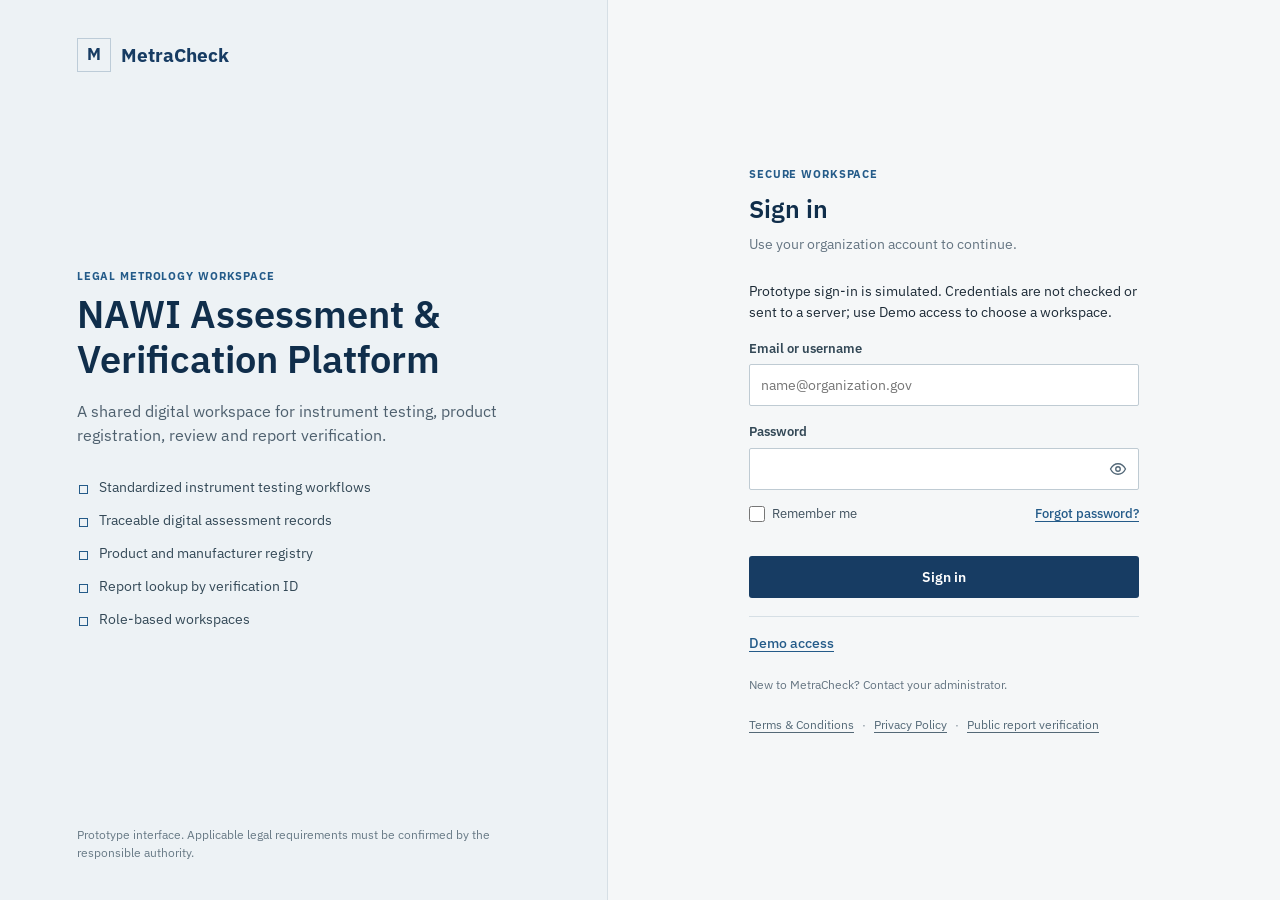
<file: MetraCheck_NAWI_Final/index.html>
<!doctype html>
<html lang="en">
<head>
  <meta charset="utf-8">
  <meta name="viewport" content="width=device-width, initial-scale=1">
  <meta name="theme-color" content="#173c63">
  <title>MetraCheck | NAWI Assessment Platform</title>
  <link rel="preconnect" href="https://fonts.googleapis.com">
  <link rel="preconnect" href="https://fonts.gstatic.com" crossorigin>
  <link href="https://fonts.googleapis.com/css2?family=IBM+Plex+Sans:wght@400;500;600;700&display=swap" rel="stylesheet">
  <link rel="stylesheet" href="css/global.css">
  <link rel="stylesheet" href="css/login.css">
  <script type="module" src="js/auth.js"></script>
</head>
<body class="login-page">
  <main class="login-layout">
    <section class="login-intro" aria-labelledby="brand-title">
      <a class="wordmark" href="index.html" aria-label="MetraCheck home"><span class="wordmark-mark">M</span><span>MetraCheck</span></a>
      <div class="intro-copy">
        <p class="eyebrow">LEGAL METROLOGY WORKSPACE</p>
        <h1 id="brand-title">NAWI Assessment &amp; Verification Platform</h1>
        <p class="intro-description">A shared digital workspace for instrument testing, product registration, review and report verification.</p>
        <ul class="feature-list">
          <li>Standardized instrument testing workflows</li>
          <li>Traceable digital assessment records</li>
          <li>Product and manufacturer registry</li>
          <li>Report lookup by verification ID</li>
          <li>Role-based workspaces</li>
        </ul>
      </div>
      <p class="intro-footnote">Prototype interface. Applicable legal requirements must be confirmed by the responsible authority.</p>
    </section>
    <section class="login-panel" aria-labelledby="login-title">
      <div class="login-form-wrap">
        <p class="eyebrow">SECURE WORKSPACE</p>
        <h2 id="login-title">Sign in</h2>
        <p class="muted">Use your organization account to continue.</p>
        <p class="prototype-note">Prototype sign-in is simulated. Credentials are not checked or sent to a server; use Demo access to choose a workspace.</p>
        <form id="loginForm" novalidate>
          <label for="email">Email or username</label>
          <input id="email" name="email" type="text" autocomplete="username" required placeholder="name@organization.gov" aria-describedby="loginError">
          <label for="password">Password</label>
          <div class="password-wrap">
            <input id="password" name="password" type="password" autocomplete="current-password" required>
            <button class="password-toggle" type="button" data-action="toggle-password" aria-label="Show password" aria-pressed="false" title="Show password"><svg class="icon" aria-hidden="true" viewBox="0 0 24 24"><path d="M2 12s3.6-7 10-7 10 7 10 7-3.6 7-10 7S2 12 2 12Z"/><circle cx="12" cy="12" r="3"/></svg></button>
          </div>
          <div class="login-options"><label class="check-label"><input id="rememberMe" type="checkbox" name="remember"> <span>Remember me</span></label><button class="text-button" type="button" data-action="forgot-password">Forgot password?</button></div>
          <p id="loginError" class="field-error" role="alert" aria-live="polite"></p>
          <button class="button button-primary sign-in-button" type="submit">Sign in</button>
        </form>
        <div class="demo-access">
          <button class="text-button" type="button" data-action="toggle-demo">Demo access</button>
          <form id="demoForm" class="demo-form hidden">
            <label for="demoRole">Open a demo workspace</label>
            <select id="demoRole" name="role">
              <option value="laboratory">Laboratory / Testing Officer</option>
              <option value="manufacturer">Manufacturer / Industry</option>
              <option value="inspector">Inspector / Legal Metrology Officer</option>
              <option value="reviewer">Reviewer</option>
              <option value="admin">Administrator</option>
            </select>
            <button class="button button-secondary" type="submit">Continue to demo</button>
          </form>
        </div>
        <button class="button button-secondary install-app-button" type="button" hidden>Install MetraCheck</button>
        <p class="contact-note">New to MetraCheck? Contact your administrator.</p>
        <footer class="login-footer"><a href="pages/terms.html">Terms &amp; Conditions</a><span aria-hidden="true">·</span><a href="pages/privacy.html">Privacy Policy</a><span aria-hidden="true">·</span><a href="pages/public/verify-report.html">Public report verification</a></footer>
      </div>
    </section>
  </main>
  <div id="toast" class="toast" role="status" aria-live="polite"></div>
</body>
</html>
</file>
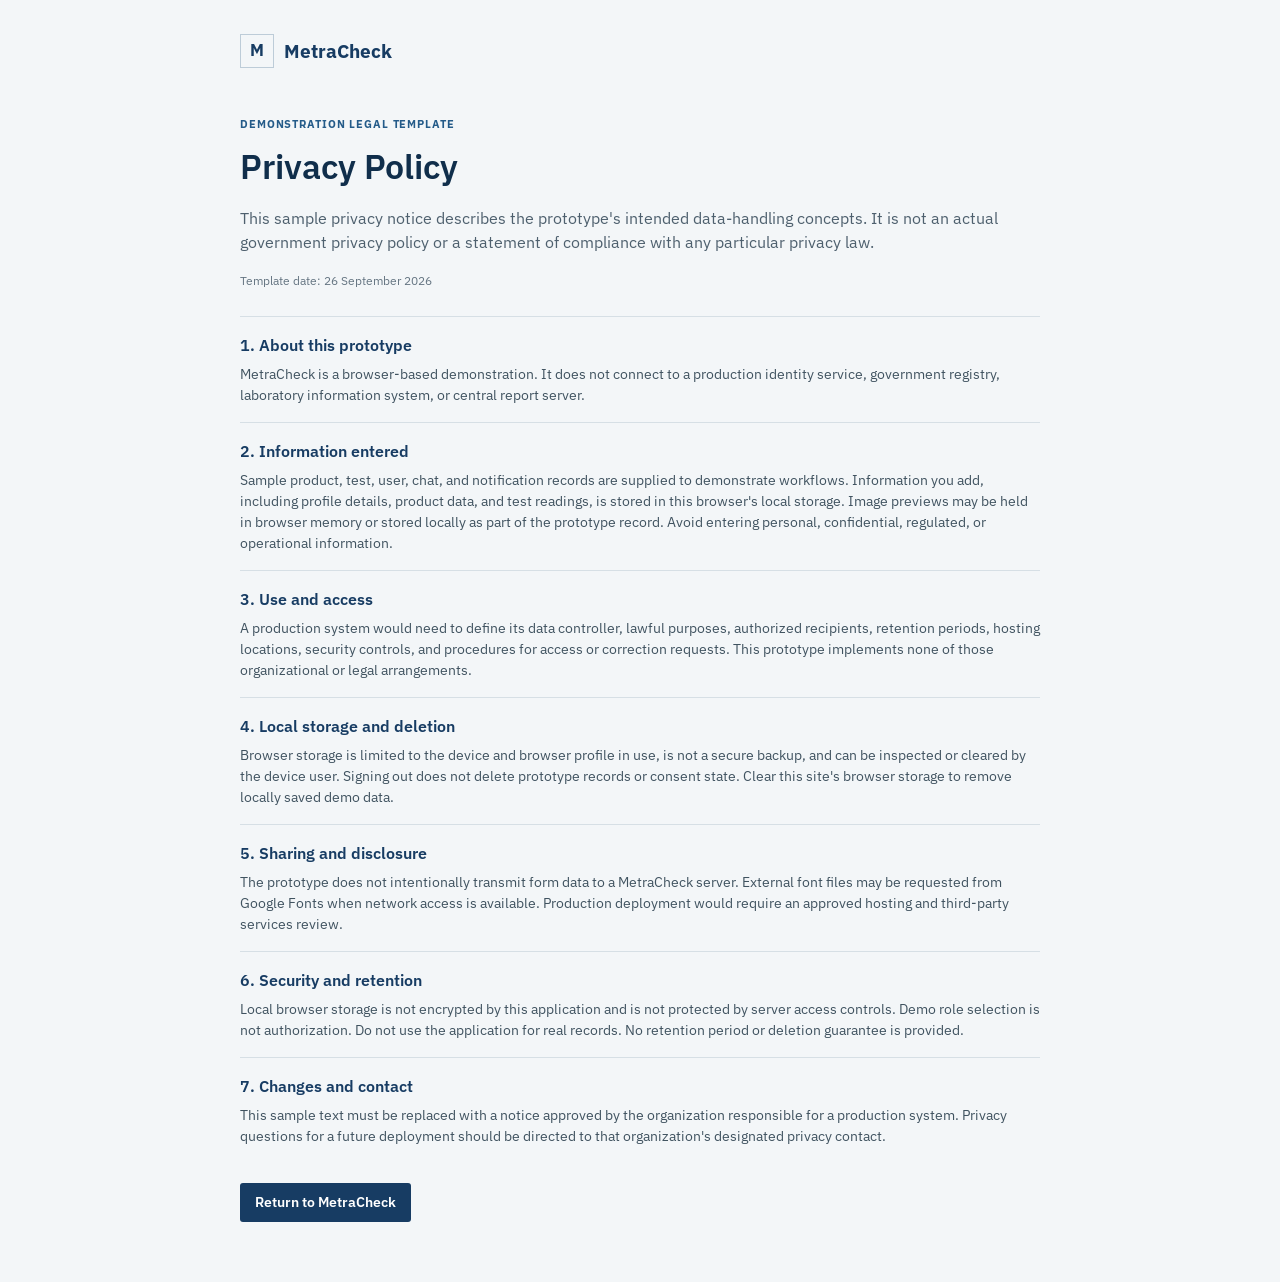
<file: MetraCheck_NAWI_Final/pages/privacy.html>
<!doctype html>
<html lang="en"><head><meta charset="utf-8"><meta name="viewport" content="width=device-width, initial-scale=1"><title>Privacy Policy | MetraCheck</title><link rel="preconnect" href="https://fonts.googleapis.com"><link rel="preconnect" href="https://fonts.gstatic.com" crossorigin><link href="https://fonts.googleapis.com/css2?family=IBM+Plex+Sans:wght@400;500;600;700&display=swap" rel="stylesheet"><link rel="stylesheet" href="../css/global.css"><link rel="stylesheet" href="../css/legal.css"></head><body><main class="legal-page"><a class="wordmark" href="../index.html"><span class="wordmark-mark">M</span><span>MetraCheck</span></a><p class="eyebrow">DEMONSTRATION LEGAL TEMPLATE</p><h1>Privacy Policy</h1><p class="legal-lead">This sample privacy notice describes the prototype's intended data-handling concepts. It is not an actual government privacy policy or a statement of compliance with any particular privacy law.</p><p class="effective-date">Template date: 26 September 2026</p>
<section><h2>1. About this prototype</h2><p>MetraCheck is a browser-based demonstration. It does not connect to a production identity service, government registry, laboratory information system, or central report server.</p></section>
<section><h2>2. Information entered</h2><p>Sample product, test, user, chat, and notification records are supplied to demonstrate workflows. Information you add, including profile details, product data, and test readings, is stored in this browser's local storage. Image previews may be held in browser memory or stored locally as part of the prototype record. Avoid entering personal, confidential, regulated, or operational information.</p></section>
<section><h2>3. Use and access</h2><p>A production system would need to define its data controller, lawful purposes, authorized recipients, retention periods, hosting locations, security controls, and procedures for access or correction requests. This prototype implements none of those organizational or legal arrangements.</p></section>
<section><h2>4. Local storage and deletion</h2><p>Browser storage is limited to the device and browser profile in use, is not a secure backup, and can be inspected or cleared by the device user. Signing out does not delete prototype records or consent state. Clear this site's browser storage to remove locally saved demo data.</p></section>
<section><h2>5. Sharing and disclosure</h2><p>The prototype does not intentionally transmit form data to a MetraCheck server. External font files may be requested from Google Fonts when network access is available. Production deployment would require an approved hosting and third-party services review.</p></section>
<section><h2>6. Security and retention</h2><p>Local browser storage is not encrypted by this application and is not protected by server access controls. Demo role selection is not authorization. Do not use the application for real records. No retention period or deletion guarantee is provided.</p></section>
<section><h2>7. Changes and contact</h2><p>This sample text must be replaced with a notice approved by the organization responsible for a production system. Privacy questions for a future deployment should be directed to that organization's designated privacy contact.</p></section>
<a class="button button-primary" href="../index.html">Return to MetraCheck</a></main></body></html>
</file>
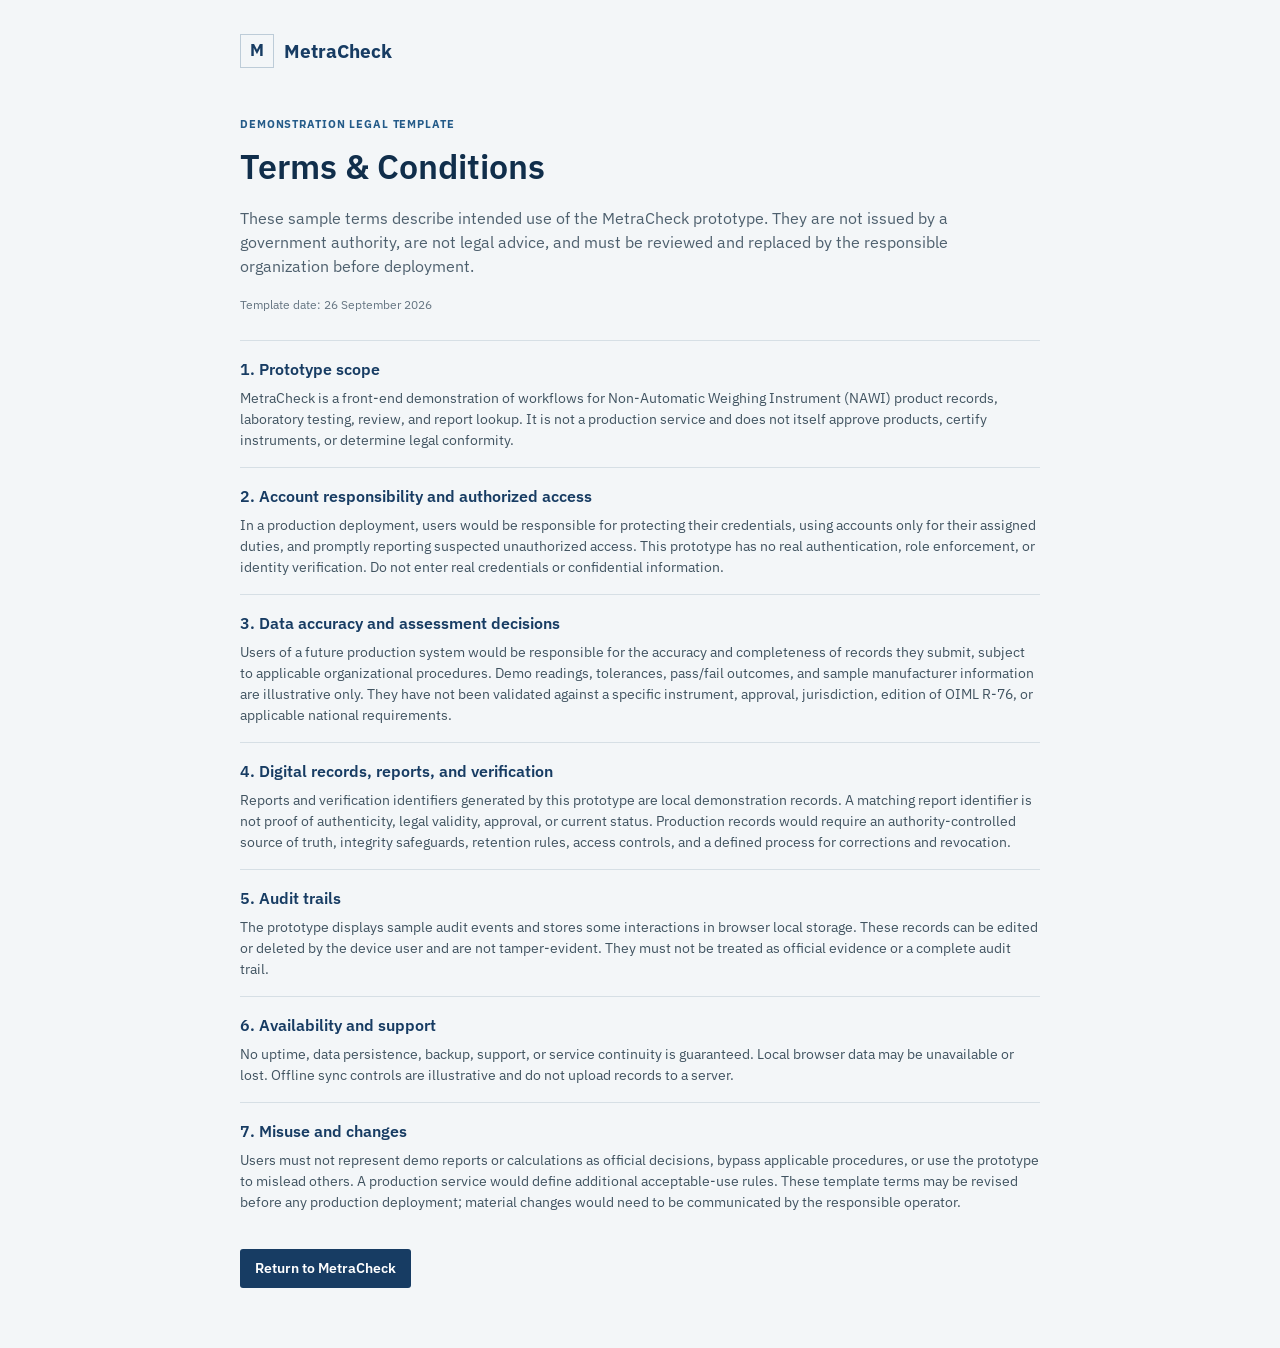
<file: MetraCheck_NAWI_Final/pages/terms.html>
<!doctype html>
<html lang="en"><head><meta charset="utf-8"><meta name="viewport" content="width=device-width, initial-scale=1"><title>Terms &amp; Conditions | MetraCheck</title><link rel="preconnect" href="https://fonts.googleapis.com"><link rel="preconnect" href="https://fonts.gstatic.com" crossorigin><link href="https://fonts.googleapis.com/css2?family=IBM+Plex+Sans:wght@400;500;600;700&display=swap" rel="stylesheet"><link rel="stylesheet" href="../css/global.css"><link rel="stylesheet" href="../css/legal.css"></head><body><main class="legal-page"><a class="wordmark" href="../index.html"><span class="wordmark-mark">M</span><span>MetraCheck</span></a><p class="eyebrow">DEMONSTRATION LEGAL TEMPLATE</p><h1>Terms &amp; Conditions</h1><p class="legal-lead">These sample terms describe intended use of the MetraCheck prototype. They are not issued by a government authority, are not legal advice, and must be reviewed and replaced by the responsible organization before deployment.</p><p class="effective-date">Template date: 26 September 2026</p>
<section><h2>1. Prototype scope</h2><p>MetraCheck is a front-end demonstration of workflows for Non-Automatic Weighing Instrument (NAWI) product records, laboratory testing, review, and report lookup. It is not a production service and does not itself approve products, certify instruments, or determine legal conformity.</p></section>
<section><h2>2. Account responsibility and authorized access</h2><p>In a production deployment, users would be responsible for protecting their credentials, using accounts only for their assigned duties, and promptly reporting suspected unauthorized access. This prototype has no real authentication, role enforcement, or identity verification. Do not enter real credentials or confidential information.</p></section>
<section><h2>3. Data accuracy and assessment decisions</h2><p>Users of a future production system would be responsible for the accuracy and completeness of records they submit, subject to applicable organizational procedures. Demo readings, tolerances, pass/fail outcomes, and sample manufacturer information are illustrative only. They have not been validated against a specific instrument, approval, jurisdiction, edition of OIML R-76, or applicable national requirements.</p></section>
<section><h2>4. Digital records, reports, and verification</h2><p>Reports and verification identifiers generated by this prototype are local demonstration records. A matching report identifier is not proof of authenticity, legal validity, approval, or current status. Production records would require an authority-controlled source of truth, integrity safeguards, retention rules, access controls, and a defined process for corrections and revocation.</p></section>
<section><h2>5. Audit trails</h2><p>The prototype displays sample audit events and stores some interactions in browser local storage. These records can be edited or deleted by the device user and are not tamper-evident. They must not be treated as official evidence or a complete audit trail.</p></section>
<section><h2>6. Availability and support</h2><p>No uptime, data persistence, backup, support, or service continuity is guaranteed. Local browser data may be unavailable or lost. Offline sync controls are illustrative and do not upload records to a server.</p></section>
<section><h2>7. Misuse and changes</h2><p>Users must not represent demo reports or calculations as official decisions, bypass applicable procedures, or use the prototype to mislead others. A production service would define additional acceptable-use rules. These template terms may be revised before any production deployment; material changes would need to be communicated by the responsible operator.</p></section>
<a class="button button-primary" href="../index.html">Return to MetraCheck</a></main></body></html>
</file>
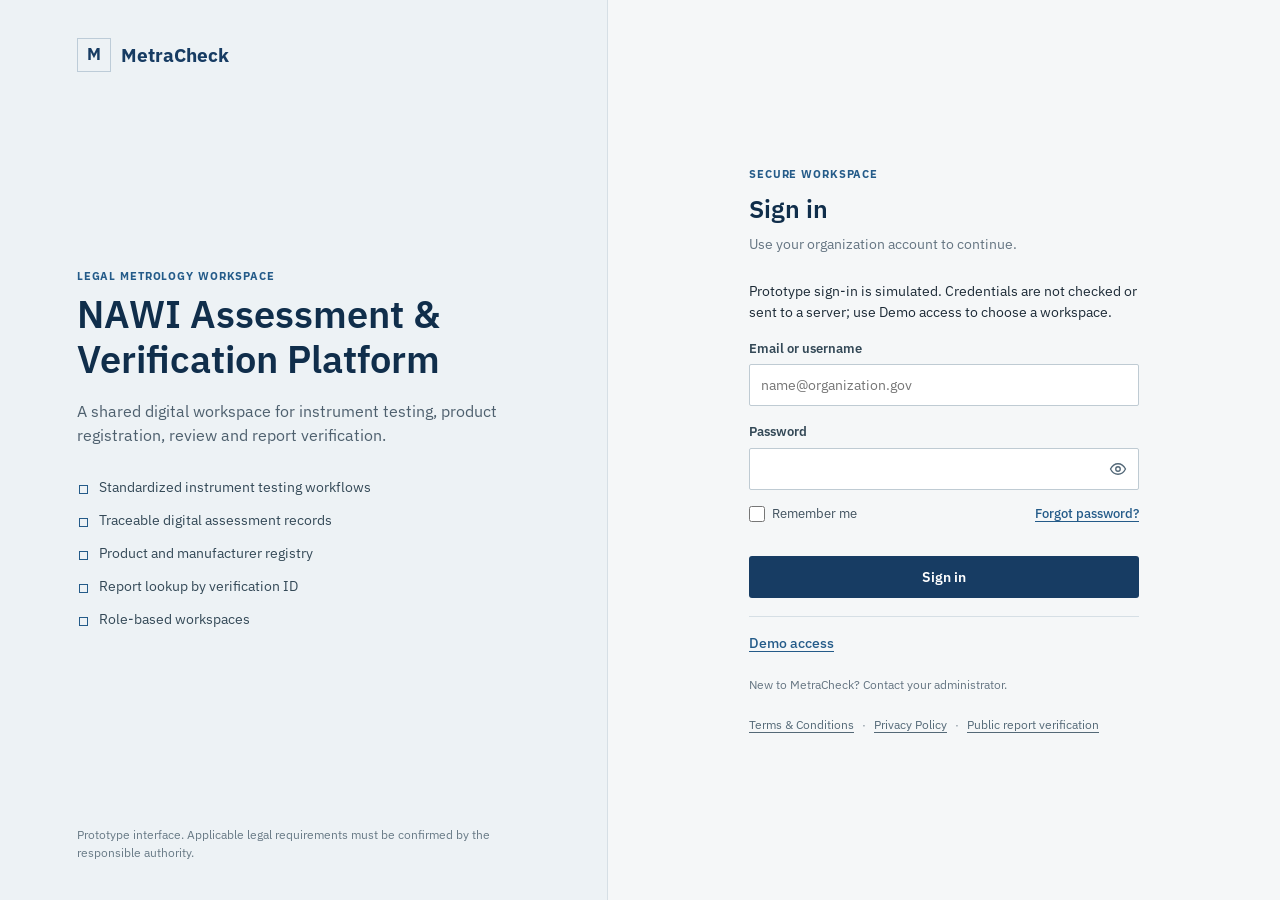
<file: MetraCheck_NAWI_Final/pages/admin/dashboard.html>
<!doctype html>
<html lang="en"><head><meta charset="utf-8"><meta name="viewport" content="width=device-width, initial-scale=1"><meta name="theme-color" content="#173c63"><title>Administrator workspace | MetraCheck</title><link rel="preconnect" href="https://fonts.googleapis.com"><link rel="preconnect" href="https://fonts.gstatic.com" crossorigin><link href="https://fonts.googleapis.com/css2?family=IBM+Plex+Sans:wght@400;500;600;700&display=swap" rel="stylesheet"><link rel="stylesheet" href="../../css/global.css"><link rel="stylesheet" href="../../css/dashboard.css"><script type="module" src="../../js/app.js"></script></head><body data-role="admin"></body></html>
</file>
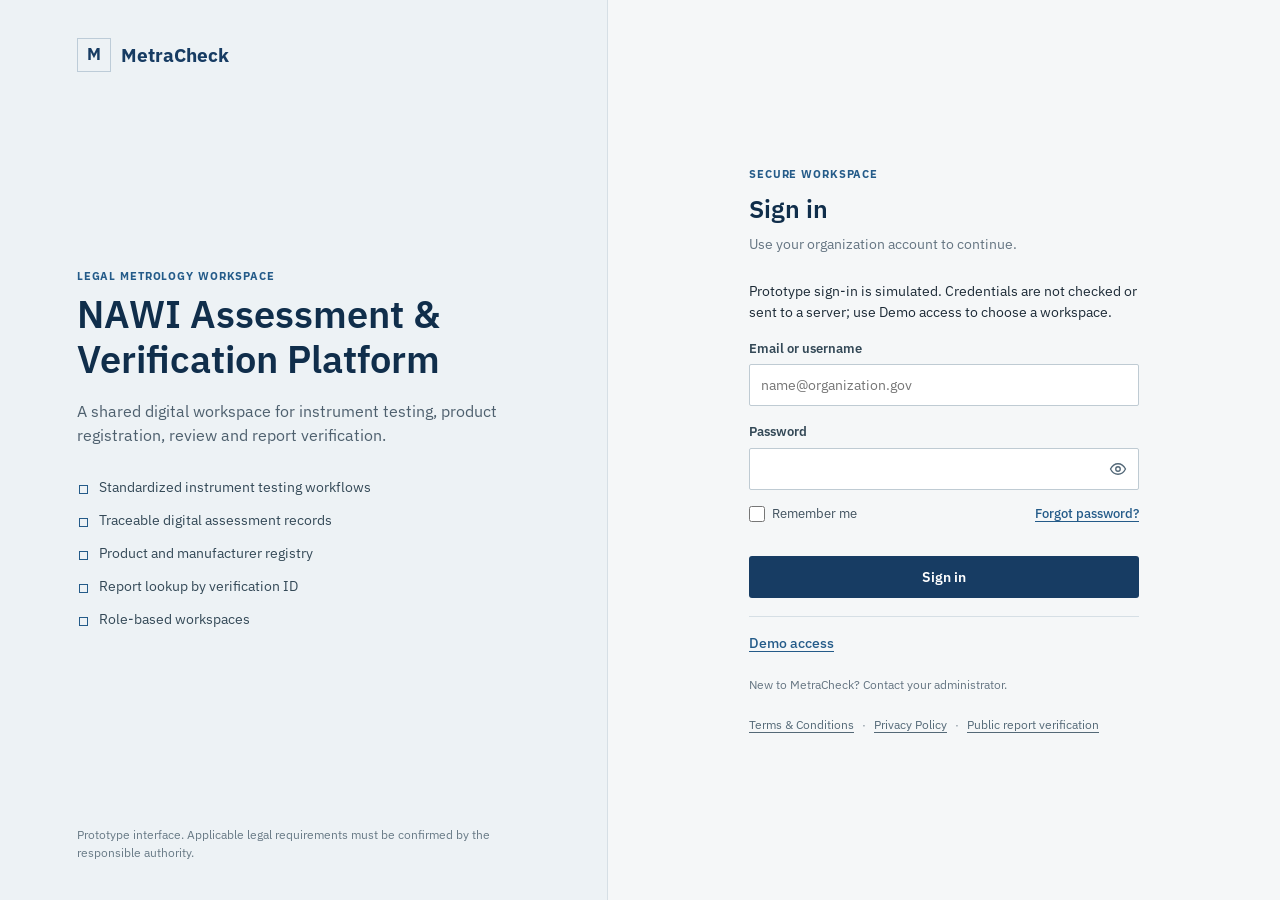
<file: MetraCheck_NAWI_Final/pages/inspector/dashboard.html>
<!doctype html>
<html lang="en"><head><meta charset="utf-8"><meta name="viewport" content="width=device-width, initial-scale=1"><meta name="theme-color" content="#173c63"><title>Inspector workspace | MetraCheck</title><link rel="preconnect" href="https://fonts.googleapis.com"><link rel="preconnect" href="https://fonts.gstatic.com" crossorigin><link href="https://fonts.googleapis.com/css2?family=IBM+Plex+Sans:wght@400;500;600;700&display=swap" rel="stylesheet"><link rel="stylesheet" href="../../css/global.css"><link rel="stylesheet" href="../../css/dashboard.css"><script type="module" src="../../js/app.js"></script></head><body data-role="inspector"></body></html>
</file>
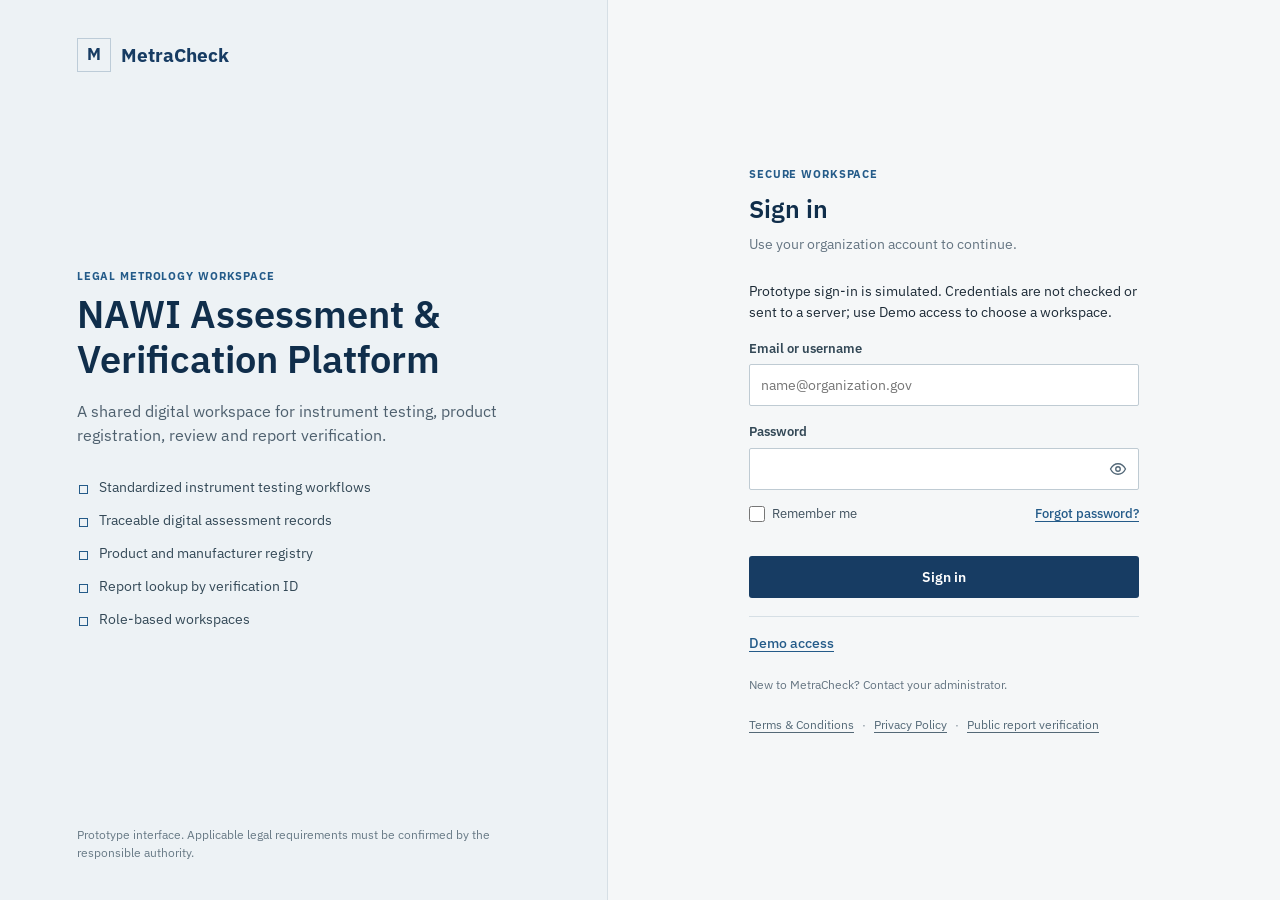
<file: MetraCheck_NAWI_Final/pages/laboratory/dashboard.html>
<!doctype html>
<html lang="en"><head><meta charset="utf-8"><meta name="viewport" content="width=device-width, initial-scale=1"><meta name="theme-color" content="#173c63"><title>Laboratory workspace | MetraCheck</title><link rel="preconnect" href="https://fonts.googleapis.com"><link rel="preconnect" href="https://fonts.gstatic.com" crossorigin><link href="https://fonts.googleapis.com/css2?family=IBM+Plex+Sans:wght@400;500;600;700&display=swap" rel="stylesheet"><link rel="stylesheet" href="../../css/global.css"><link rel="stylesheet" href="../../css/dashboard.css"><script type="module" src="../../js/app.js"></script></head><body data-role="laboratory"></body></html>
</file>
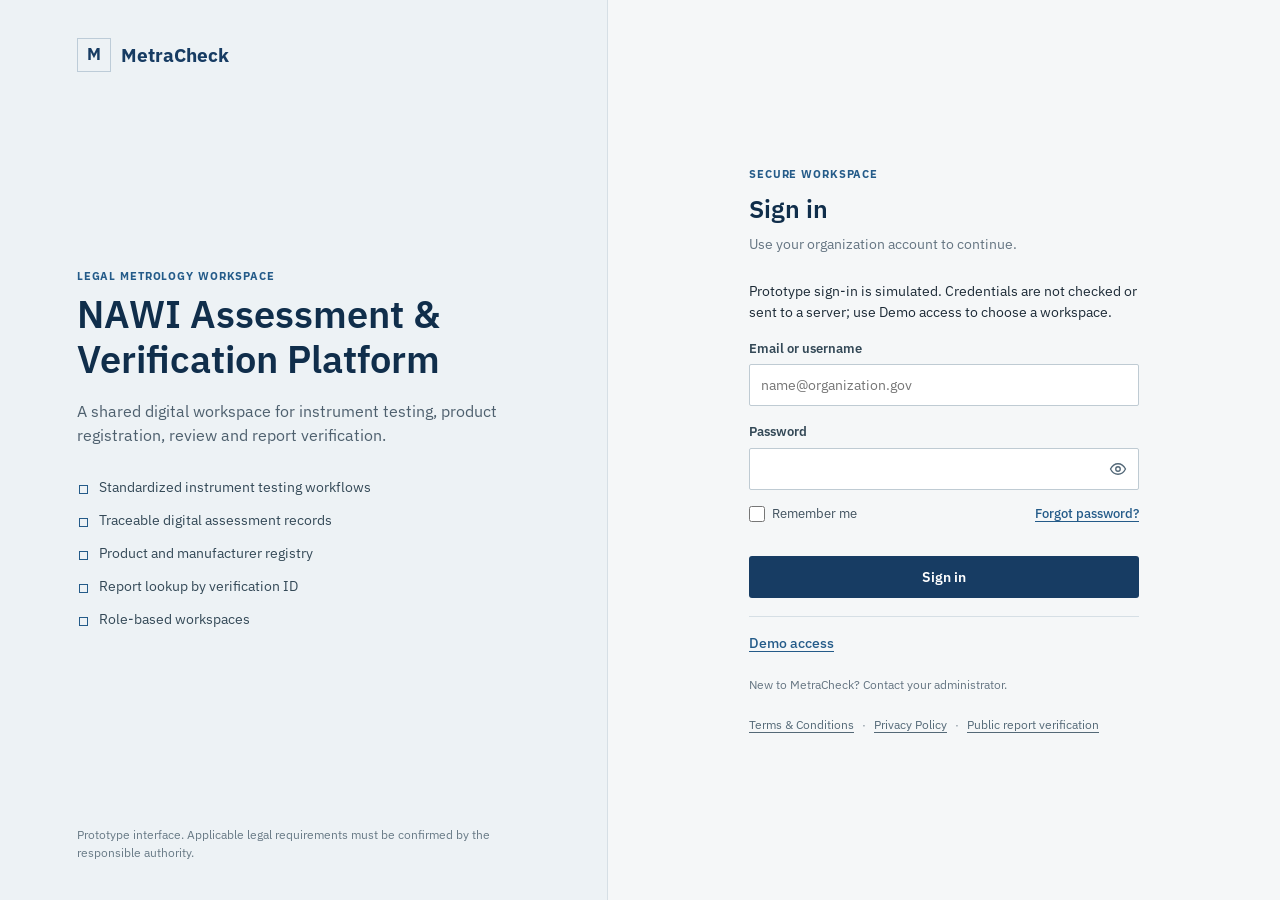
<file: MetraCheck_NAWI_Final/pages/manufacturer/dashboard.html>
<!doctype html>
<html lang="en"><head><meta charset="utf-8"><meta name="viewport" content="width=device-width, initial-scale=1"><meta name="theme-color" content="#173c63"><title>Manufacturer workspace | MetraCheck</title><link rel="preconnect" href="https://fonts.googleapis.com"><link rel="preconnect" href="https://fonts.gstatic.com" crossorigin><link href="https://fonts.googleapis.com/css2?family=IBM+Plex+Sans:wght@400;500;600;700&display=swap" rel="stylesheet"><link rel="stylesheet" href="../../css/global.css"><link rel="stylesheet" href="../../css/dashboard.css"><script type="module" src="../../js/app.js"></script></head><body data-role="manufacturer"></body></html>
</file>
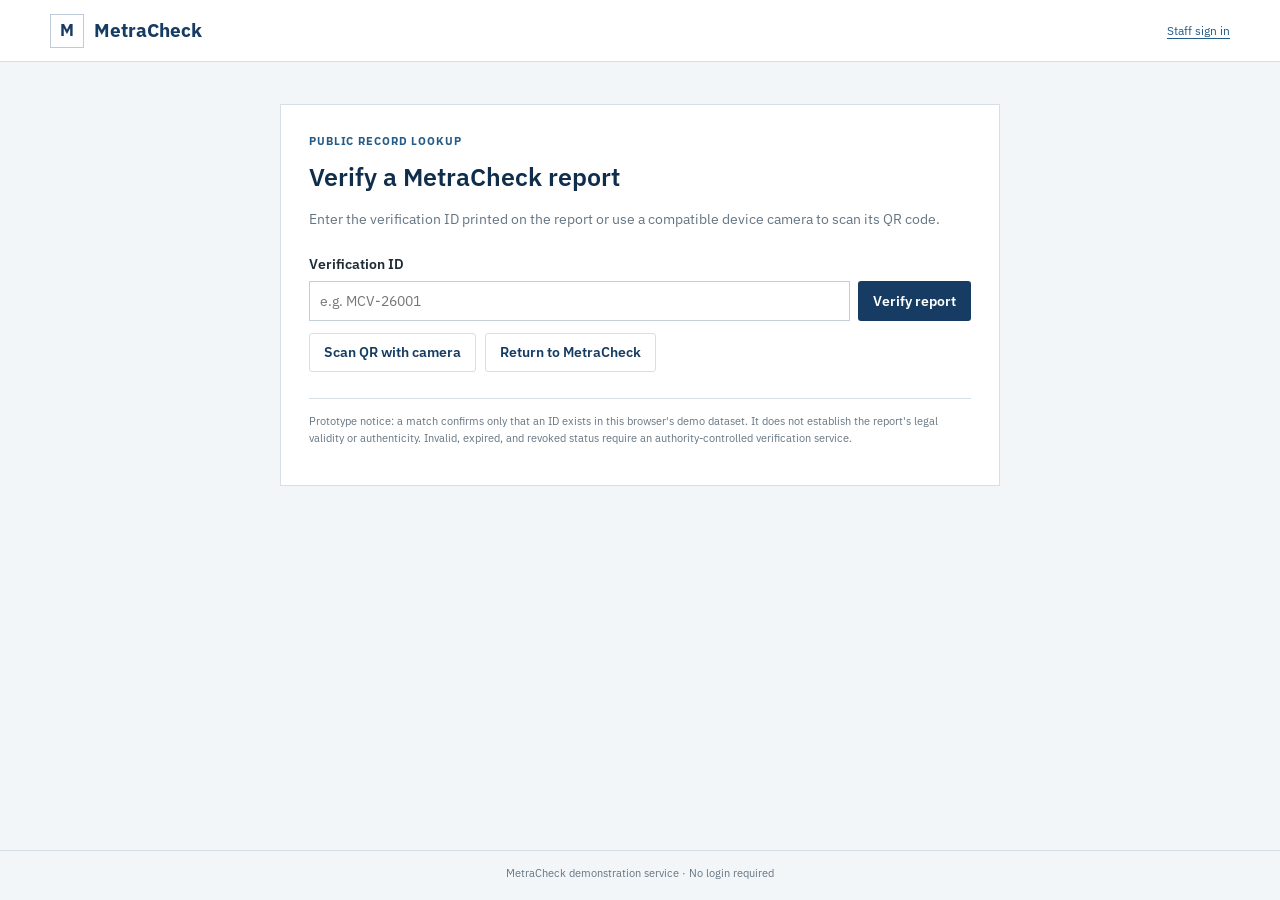
<file: MetraCheck_NAWI_Final/pages/public/verify-report.html>
<!doctype html>
<html lang="en"><head><meta charset="utf-8"><meta name="viewport" content="width=device-width, initial-scale=1"><meta name="theme-color" content="#173c63"><title>Verify a MetraCheck report</title><link rel="preconnect" href="https://fonts.googleapis.com"><link rel="preconnect" href="https://fonts.gstatic.com" crossorigin><link href="https://fonts.googleapis.com/css2?family=IBM+Plex+Sans:wght@400;500;600;700&display=swap" rel="stylesheet"><link rel="stylesheet" href="../../css/global.css"><link rel="stylesheet" href="../../css/dashboard.css"><link rel="stylesheet" href="../../css/public.css"><script type="module" src="../../js/public.js"></script></head><body><header class="public-header"><a class="wordmark" href="../../index.html"><span class="wordmark-mark">M</span><span>MetraCheck</span></a><a href="../../index.html">Staff sign in</a></header><main class="public-main"><section class="public-verify"><p class="eyebrow">PUBLIC RECORD LOOKUP</p><h1>Verify a MetraCheck report</h1><p class="muted">Enter the verification ID printed on the report or use a compatible device camera to scan its QR code.</p><form id="publicVerifyForm" class="verify-form"><label for="publicVerificationId">Verification ID</label><div class="verify-input-row"><input id="publicVerificationId" name="id" required autocomplete="off" placeholder="e.g. MCV-26001"><button class="button button-primary" type="submit">Verify report</button></div></form><div class="public-actions"><button class="button button-secondary" id="scanButton" type="button">Scan QR with camera</button><a class="button button-secondary" href="../../index.html">Return to MetraCheck</a></div><p id="scanStatus" class="muted" aria-live="polite"></p><video id="qrVideo" class="qr-video hidden" muted playsinline aria-label="Camera preview for QR scanning"></video><div id="publicResult" class="verify-result" aria-live="polite"></div><p class="public-caveat">Prototype notice: a match confirms only that an ID exists in this browser's demo dataset. It does not establish the report's legal validity or authenticity. Invalid, expired, and revoked status require an authority-controlled verification service.</p></section></main><footer class="public-footer">MetraCheck demonstration service · No login required</footer></body></html>
</file>
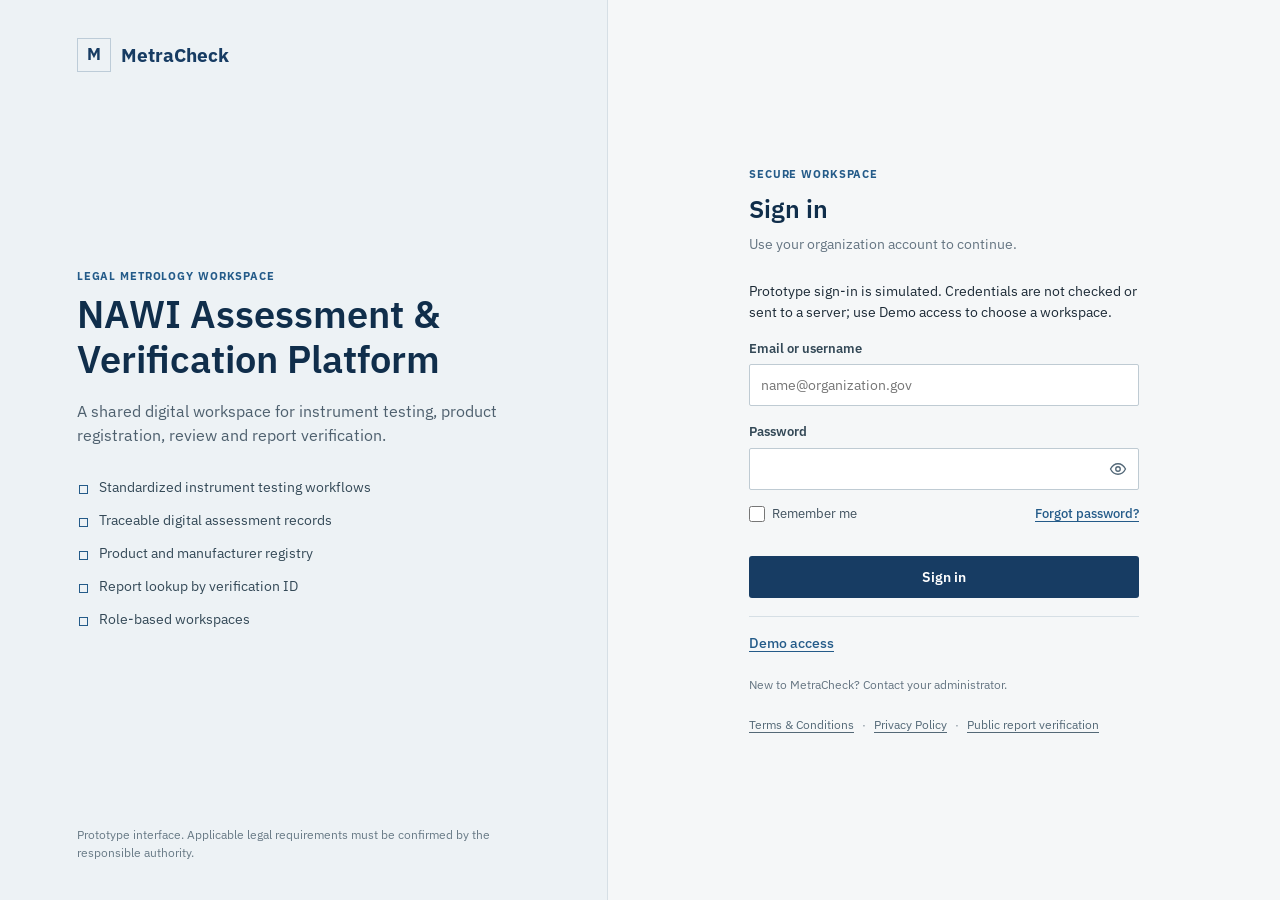
<file: MetraCheck_NAWI_Final/pages/reviewer/dashboard.html>
<!doctype html>
<html lang="en"><head><meta charset="utf-8"><meta name="viewport" content="width=device-width, initial-scale=1"><meta name="theme-color" content="#173c63"><title>Reviewer workspace | MetraCheck</title><link rel="preconnect" href="https://fonts.googleapis.com"><link rel="preconnect" href="https://fonts.gstatic.com" crossorigin><link href="https://fonts.googleapis.com/css2?family=IBM+Plex+Sans:wght@400;500;600;700&display=swap" rel="stylesheet"><link rel="stylesheet" href="../../css/global.css"><link rel="stylesheet" href="../../css/dashboard.css"><script type="module" src="../../js/app.js"></script></head><body data-role="reviewer"></body></html>
</file>
<file: MetraCheck_NAWI_Final/css/global.css>
:root {
  color-scheme: light;
  --navy: #173c63;
  --navy-deep: #102e4b;
  --blue: #245b89;
  --blue-soft: #eaf1f7;
  --page: #f3f6f8;
  --surface: #fff;
  --ink: #1d2b37;
  --muted: #657582;
  --line: #d6dfe5;
  --green: #246a4b;
  --green-soft: #e9f4ed;
  --amber: #805813;
  --amber-soft: #fbf2dc;
  --red: #a63e3e;
  --red-soft: #faeaea;
  --focus: #287db6;
  --shadow: 0 2px 8px rgb(22 44 62 / 7%);
  font-family: "IBM Plex Sans", "Segoe UI", sans-serif;
  font-synthesis: none;
  text-rendering: optimizeLegibility;
  -webkit-font-smoothing: antialiased;
  background: var(--page);
  color: var(--ink);
}
* { box-sizing: border-box; }
body { min-width: 320px; margin: 0; font-size: 14px; line-height: 1.5; }
button, input, select, textarea { color: inherit; font: inherit; }
button, a, input, select, textarea { -webkit-tap-highlight-color: transparent; }
a { color: var(--blue); text-underline-offset: 3px; }
button { cursor: pointer; }
button:focus-visible, a:focus-visible, input:focus-visible, select:focus-visible, textarea:focus-visible { outline: 3px solid rgb(40 125 182 / 28%); outline-offset: 2px; }
.hidden { display: none !important; }
.muted { color: var(--muted); }
.eyebrow { margin: 0 0 8px; color: var(--blue); font-size: 11px; font-weight: 700; letter-spacing: .08em; }
.wordmark { display: inline-flex; align-items: center; gap: 10px; color: var(--navy); font-size: 19px; font-weight: 700; text-decoration: none; }
.wordmark-mark { display: inline-grid; width: 34px; height: 34px; place-items: center; border: 1px solid #bdccd8; color: var(--navy); font-size: 17px; }
.button { display: inline-flex; min-height: 38px; align-items: center; justify-content: center; gap: 8px; padding: 8px 14px; border: 1px solid transparent; border-radius: 3px; font-weight: 600; text-decoration: none; transition: background-color .14s ease, border-color .14s ease; }
.button-primary { background: var(--navy); color: #fff; }
.button-primary:hover { background: var(--navy-deep); }
.button-secondary { border-color: var(--line); background: #fff; color: var(--navy); }
.button-secondary:hover { background: var(--blue-soft); }
.button-quiet { border-color: transparent; background: transparent; color: var(--blue); }
.button-danger { border-color: #e8c5c5; background: var(--red-soft); color: var(--red); }
.install-app-button[hidden] { display: none; }
.text-button { padding: 0; border: 0; background: transparent; color: var(--blue); font-weight: 500; text-decoration: underline; text-underline-offset: 3px; }
.icon { width: 18px; height: 18px; fill: none; stroke: currentColor; stroke-linecap: round; stroke-linejoin: round; stroke-width: 1.8; }
.toast { position: fixed; z-index: 30; right: 20px; bottom: 20px; max-width: min(420px, calc(100vw - 40px)); padding: 12px 16px; border: 1px solid #b8c8d2; border-left: 4px solid var(--blue); background: #fff; box-shadow: var(--shadow); }
.toast:empty { display: none; }
.field-error { min-height: 18px; margin: 4px 0 8px; color: var(--red); font-size: 12px; }
.status { display: inline-flex; min-height: 22px; align-items: center; padding: 2px 8px; border: 1px solid transparent; border-radius: 2px; font-size: 11px; font-weight: 700; white-space: nowrap; }
.status-success { border-color: #c7e0d0; background: var(--green-soft); color: var(--green); }
.status-warning { border-color: #ecdcae; background: var(--amber-soft); color: var(--amber); }
.status-danger { border-color: #eccaca; background: var(--red-soft); color: var(--red); }
.status-neutral { border-color: #d7e0e6; background: #edf1f4; color: #526473; }
.surface { border: 1px solid var(--line); background: var(--surface); box-shadow: var(--shadow); }
.toast:not(:empty) { animation: toast-in .16s ease-out; }
@keyframes toast-in { from { opacity: 0; transform: translateY(5px); } to { opacity: 1; transform: translateY(0); } }
@media (prefers-reduced-motion: reduce) { *, *::before, *::after { scroll-behavior: auto !important; animation-duration: .01ms !important; transition-duration: .01ms !important; } }
</file>
<file: MetraCheck_NAWI_Final/css/login.css>
.login-page { min-height: 100vh; background: #f5f7f8; }
.login-layout { display: grid; min-height: 100vh; grid-template-columns: minmax(340px, .95fr) minmax(430px, 1.05fr); }
.login-intro { display: flex; flex-direction: column; justify-content: space-between; padding: 38px clamp(32px, 6vw, 90px); border-right: 1px solid #d6dfe5; background: #edf2f5; }
.login-intro .wordmark { align-self: flex-start; }
.intro-copy { max-width: 510px; margin: 48px auto; }
.intro-copy h1 { max-width: 460px; margin: 0 0 18px; color: var(--navy-deep); font-size: clamp(29px, 3vw, 39px); font-weight: 600; line-height: 1.16; }
.intro-description { max-width: 460px; margin: 0; color: #4e606e; font-size: 16px; }
.feature-list { display: grid; gap: 12px; margin: 30px 0 0; padding: 0; list-style: none; }
.feature-list li { position: relative; padding-left: 22px; color: #344957; }
.feature-list li::before { position: absolute; top: 8px; left: 2px; width: 7px; height: 7px; border: 1px solid var(--blue); content: ""; }
.intro-footnote { max-width: 420px; margin: 0; color: #687a86; font-size: 12px; }
.login-panel { display: grid; place-items: center; padding: 36px; }
.login-form-wrap { width: min(390px, 100%); }
.login-form-wrap h2 { margin: 0; color: var(--navy-deep); font-size: 25px; font-weight: 600; }
.login-form-wrap > .muted { margin: 6px 0 26px; }
.login-form-wrap form > label, .demo-form label { display: block; margin: 16px 0 6px; color: #344957; font-size: 13px; font-weight: 600; }
.login-form-wrap input:not([type="checkbox"]), .login-form-wrap select { width: 100%; min-height: 42px; padding: 9px 11px; border: 1px solid #bfcbd3; border-radius: 2px; background: #fff; }
.password-wrap { position: relative; }
.password-wrap input { padding-right: 45px !important; }
.password-toggle { position: absolute; top: 0; right: 0; display: grid; width: 42px; height: 42px; place-items: center; border: 0; background: transparent; color: #526777; }
.login-options { display: flex; align-items: center; justify-content: space-between; gap: 12px; margin: 14px 0 5px; }
.check-label { display: inline-flex; align-items: center; gap: 7px; color: #40515e; font-size: 13px; }
.check-label input, .consent-check input { width: 16px; height: 16px; margin: 0; accent-color: var(--navy); }
.login-options .text-button { font-size: 13px; }
.sign-in-button { width: 100%; min-height: 42px; margin-top: 2px; }
.demo-access { margin-top: 18px; padding-top: 16px; border-top: 1px solid var(--line); }
.demo-form { display: grid; gap: 8px; margin-top: 10px; }
.demo-form label { margin-top: 0 !important; }
.contact-note { margin: 22px 0; color: var(--muted); font-size: 12px; }
.login-footer { display: flex; flex-wrap: wrap; gap: 8px; color: #81909a; font-size: 12px; }
.login-footer a { color: #546977; }
@media (max-width: 760px) {
  .login-layout { min-height: 100vh; min-height: 100svh; grid-template-columns: minmax(0, 1fr); }
  .login-intro { min-height: 0; padding: max(18px, env(safe-area-inset-top)) max(20px, env(safe-area-inset-left)) 8px; border: 0; background: transparent; }
  .intro-copy, .intro-footnote { display: none; }
  .login-panel { display: block; padding: 12px max(20px, env(safe-area-inset-right)) max(24px, env(safe-area-inset-bottom)) max(20px, env(safe-area-inset-left)); }
  .login-form-wrap { width: min(420px, 100%); margin: 0 auto; padding: 22px 20px; border: 1px solid var(--line); background: #fff; box-shadow: var(--shadow); }
  .login-form-wrap > .muted { margin-bottom: 16px; }
  .login-form-wrap input:not([type="checkbox"]), .login-form-wrap select { min-height: 48px; font-size: 16px; }
  .password-toggle { width: 48px; height: 48px; }
  .login-options { min-height: 40px; }
  .sign-in-button { min-height: 48px; }
  .demo-access { margin-top: 14px; padding-top: 12px; }
  .contact-note { margin: 16px 0; }
}
@media (max-width: 420px) { .login-options { align-items: flex-start; } }
</file>
<file: MetraCheck_NAWI_Final/css/legal.css>
.legal-page { width: min(800px, calc(100% - 40px)); margin: 0 auto; padding: 34px 0 60px; }
.legal-page .wordmark { margin-bottom: 48px; }
.legal-page h1 { margin: 0; color: var(--navy-deep); font-size: 34px; font-weight: 600; }
.legal-lead { max-width: 760px; margin: 14px 0; color: #4e606e; font-size: 16px; }
.effective-date { margin: 18px 0 26px; color: var(--muted); font-size: 12px; }
.legal-page section { padding: 16px 0; border-top: 1px solid var(--line); }
.legal-page h2 { margin: 0 0 7px; color: var(--navy); font-size: 16px; font-weight: 600; }
.legal-page section p { margin: 0; color: #405360; }
.legal-page > .button { margin-top: 20px; }
@media (max-width: 520px) { .legal-page { width: min(100% - 28px, 800px); padding-top: 22px; } .legal-page .wordmark { margin-bottom: 32px; } .legal-page h1 { font-size: 28px; } .legal-lead { font-size: 14px; } }
</file>
<file: MetraCheck_NAWI_Final/css/dashboard.css>
.app-shell { min-height: 100vh; }
.sidebar { position: fixed; z-index: 10; inset: 0 auto 0 0; display: flex; width: 250px; flex-direction: column; padding: 22px 14px 14px; border-right: 1px solid var(--line); background: #fff; transition: width .16s ease; }
.sidebar > .wordmark { padding: 0 8px; }
.sidebar-role { margin: 22px 8px 11px; color: var(--muted); font-size: 11px; font-weight: 600; }
.sidebar-toggle { position: absolute; top: 22px; right: -13px; display: grid; width: 26px; height: 26px; place-items: center; border: 1px solid var(--line); border-radius: 50%; background: #fff; color: var(--navy); }
.side-nav { display: grid; gap: 3px; }
.nav-link { display: flex; min-height: 38px; align-items: center; gap: 11px; padding: 7px 9px; border: 0; border-left: 3px solid transparent; background: transparent; color: #485b69; text-align: left; }
.nav-link:hover { background: #f4f7f9; color: var(--navy); }
.nav-link.active { border-left-color: var(--navy); background: #edf3f7; color: var(--navy); font-weight: 600; }
.nav-mark { display: inline-grid; width: 21px; height: 21px; flex: 0 0 21px; place-items: center; border: 1px solid #cbd6de; color: #476174; font-size: 11px; font-weight: 600; }
.sidebar-footer { display: grid; gap: 4px; margin-top: auto; padding-top: 12px; border-top: 1px solid var(--line); }
.sidebar-user { display: flex; min-width: 0; align-items: center; gap: 9px; padding: 8px; }
.sidebar-user > span:last-child { display: grid; min-width: 0; }
.sidebar-user b { overflow: hidden; text-overflow: ellipsis; white-space: nowrap; }
.sidebar-user small { overflow: hidden; color: var(--muted); font-size: 10px; text-overflow: ellipsis; white-space: nowrap; }
.avatar { display: grid; width: 42px; height: 42px; flex: 0 0 auto; place-items: center; border: 1px solid #c1d0da; background: #edf2f5; color: var(--navy); font-weight: 600; }
.avatar-small { width: 30px; height: 30px; font-size: 11px; }
.signout-link { color: #7c4c4c; }
.workspace { min-height: 100vh; margin-left: 250px; }
.topbar { position: sticky; z-index: 8; top: 0; display: flex; min-height: 72px; align-items: center; justify-content: space-between; gap: 18px; padding: 12px 30px; border-bottom: 1px solid var(--line); background: rgb(255 255 255 / 96%); }
.topbar-title, .topbar-actions { display: flex; align-items: center; gap: 16px; }
.breadcrumb { margin: 0 0 1px; color: var(--muted); font-size: 11px; }
.breadcrumb span { padding: 0 5px; }
.topbar h1 { margin: 0; color: var(--navy-deep); font-size: 20px; font-weight: 600; }
.icon-button { position: relative; display: grid; width: 36px; height: 36px; place-items: center; border: 1px solid transparent; background: transparent; color: #536977; }
.icon-button:hover { border-color: var(--line); background: #f7f9fa; }
.notification-count { position: absolute; top: 0; right: 0; display: grid; min-width: 17px; height: 17px; place-items: center; border: 1px solid #fff; border-radius: 50%; background: #a63e3e; color: #fff; font-size: 9px; }
.notification-wrap { position: relative; }
.notification-panel { position: absolute; top: 44px; right: -70px; width: min(360px, calc(100vw - 28px)); max-height: 420px; overflow: auto; border: 1px solid var(--line); background: #fff; box-shadow: 0 8px 24px rgb(20 40 55 / 16%); }
.notification-panel h2 { margin: 0; padding: 14px 16px; border-bottom: 1px solid var(--line); font-size: 15px; }
.notification-item { padding: 12px 16px; border-bottom: 1px solid #e8edf0; }
.notification-item p { margin: 7px 0 2px; }
.notification-item small { color: var(--muted); font-size: 11px; }
.help-link { color: var(--muted); font-size: 12px; }
.profile-trigger { display: flex; align-items: center; gap: 8px; padding: 3px 5px; border: 0; background: transparent; font-size: 12px; }
.mobile-menu { display: none; border: 0; background: transparent; font-size: 19px; }
.main-content { width: min(1500px, 100%); min-height: calc(100vh - 120px); margin: 0 auto; padding: 28px 30px 40px; }
.workspace-footer { display: flex; flex-wrap: wrap; gap: 8px 18px; padding: 15px 30px; border-top: 1px solid var(--line); color: var(--muted); font-size: 11px; }
.sidebar-collapsed .sidebar { width: 70px; padding-inline: 9px; }
.sidebar-collapsed .workspace { margin-left: 70px; }
.sidebar-collapsed .brand-name, .sidebar-collapsed .sidebar-role, .sidebar-collapsed .nav-link > span:last-child, .sidebar-collapsed .sidebar-user > span:last-child, .sidebar-collapsed .signout-link > span:last-child, .sidebar-collapsed .profile-link > span:last-child { display: none; }
.sidebar-collapsed .nav-link { justify-content: center; padding-inline: 3px; }
.sidebar-collapsed .nav-mark { width: 27px; height: 27px; flex-basis: 27px; }
.sidebar-collapsed .sidebar-user { justify-content: center; padding-inline: 0; }
.sidebar-collapsed .sidebar-toggle span { transform: rotate(180deg); }
.welcome-line, .page-toolbar, .section-heading { display: flex; align-items: center; justify-content: space-between; gap: 18px; }
.welcome-line { margin-bottom: 24px; }
.welcome-line h2, .page-toolbar h2 { margin: 0; color: var(--navy-deep); font-size: 22px; font-weight: 600; }
.welcome-line p:not(.eyebrow), .page-toolbar p:not(.eyebrow) { margin: 4px 0 0; }
.stat-grid { display: grid; grid-template-columns: repeat(4, minmax(0, 1fr)); border: 1px solid var(--line); background: #fff; }
.stat-grid-6 { grid-template-columns: repeat(3, minmax(0, 1fr)); }
.stat-item { display: grid; min-height: 112px; align-content: center; gap: 3px; padding: 18px 20px; border-right: 1px solid var(--line); border-bottom: 1px solid var(--line); }
.stat-item span { color: #546775; font-size: 12px; }
.stat-item strong { color: var(--navy-deep); font-size: 26px; font-weight: 600; line-height: 1.2; }
.stat-item small { color: var(--muted); font-size: 11px; }
.workflow-strip, .table-section, .quick-links, .attention-panel, .audit-timeline, .profile-section, .sync-actions { border: 1px solid var(--line); background: #fff; }
.workflow-strip { margin-top: 20px; padding: 18px 20px 14px; }
.section-heading { margin-bottom: 14px; }
.section-heading h2, .section-heading h3, .workflow-strip h2 { margin: 0; font-size: 15px; font-weight: 600; }
.section-heading p { margin: 3px 0 0; font-size: 12px; }
.workflow-steps { display: grid; grid-template-columns: repeat(5, 1fr); margin: 18px 0 0; padding: 0; list-style: none; }
.workflow-steps li { position: relative; display: grid; gap: 2px; padding: 0 14px 0 40px; }
.workflow-steps li:not(:last-child)::after { position: absolute; top: 14px; right: -4px; width: 28px; height: 1px; background: #bdccd6; content: ""; }
.workflow-steps li > span { position: absolute; top: 0; left: 0; display: grid; width: 28px; height: 28px; place-items: center; border: 1px solid #b7c7d2; color: var(--navy); font-size: 11px; }
.workflow-steps b { font-size: 12px; }
.workflow-steps small { color: var(--muted); font-size: 11px; }
.dashboard-lower { display: grid; grid-template-columns: minmax(0, 1.7fr) minmax(230px, .8fr); gap: 18px; margin-top: 20px; }
.dashboard-lower .table-section, .attention-panel, .quick-links { padding: 18px; }
.attention-item { padding: 11px 0; border-top: 1px solid #e8edf0; }
.attention-item p { margin: 5px 0 2px; font-size: 12px; }
.attention-item small { color: var(--muted); font-size: 10px; }
.quick-links { margin-top: 18px; }
.quick-link-list { display: flex; flex-wrap: wrap; gap: 8px; }
.page-toolbar { margin-bottom: 20px; }
.page-toolbar h2 { font-size: 21px; }
.filter-bar { display: flex; flex-wrap: wrap; align-items: end; gap: 12px; margin: 18px 0 12px; }
.search-field { flex: 1 1 290px; }
.search-field input, .filter-control select, .filter-control input { min-height: 38px; padding: 8px 10px; border: 1px solid #c5d0d7; border-radius: 2px; background: #fff; }
.search-field input { width: 100%; }
.filter-control { display: grid; gap: 4px; color: var(--muted); font-size: 11px; }
.table-scroll { width: 100%; overflow-x: auto; }
table { width: 100%; border-collapse: collapse; text-align: left; }
th, td { min-width: 90px; padding: 11px 12px; border-bottom: 1px solid #e3e9ed; vertical-align: middle; font-size: 12px; }
th { background: #f5f7f8; color: #4d606e; font-size: 10px; font-weight: 700; text-transform: uppercase; }
tbody tr:hover { background: #f7fafb; }
td b { color: #263b49; }
td small { display: block; margin-top: 2px; color: var(--muted); font-size: 10px; }
.table-action { padding: 4px; border: 0; background: transparent; color: var(--blue); font-size: 11px; font-weight: 600; text-decoration: underline; text-underline-offset: 2px; }
.row-actions { min-width: 110px; white-space: nowrap; }
.empty-state { padding: 32px; color: var(--muted); text-align: center; }
.table-footnote, .form-note { color: var(--muted); font-size: 11px; }
.table-footnote { margin: 12px 14px; }
.product-cell { display: flex; align-items: center; gap: 9px; min-width: 160px; }
.product-thumb { display: grid; width: 34px; height: 34px; flex: 0 0 34px; place-items: center; object-fit: cover; border: 1px solid var(--line); }
.product-placeholder { background: #f0f4f6; color: var(--navy); font-size: 10px; font-weight: 600; }
.sr-only { position: absolute; width: 1px; height: 1px; overflow: hidden; clip: rect(0, 0, 0, 0); white-space: nowrap; clip-path: inset(50%); }
.stepper { display: grid; grid-template-columns: repeat(5, 1fr); margin: 22px 0; padding: 0; border-bottom: 1px solid var(--line); list-style: none; }
.stepper li { display: flex; min-height: 44px; align-items: center; gap: 8px; border-bottom: 2px solid transparent; color: #647683; font-weight: 600; }
.stepper li.current { border-color: var(--navy); color: var(--navy); }
.stepper li span { font-size: 11px; font-weight: 500; }
.test-form, .record-form { padding: 22px; border: 1px solid var(--line); background: #fff; }
.test-step { display: none; }
.test-step.active { display: block; }
.form-section-title { margin-bottom: 18px; }
.form-section-title h3, .audit-timeline h3, .sync-actions h3 { margin: 0; color: var(--navy-deep); font-size: 16px; }
.form-section-title p, .sync-actions p { margin: 4px 0 0; color: var(--muted); font-size: 12px; }
.form-grid { display: grid; grid-template-columns: repeat(2, minmax(0, 1fr)); gap: 15px 18px; }
.form-grid label, .file-field { display: grid; align-content: start; gap: 6px; color: #3f5361; font-size: 12px; font-weight: 600; }
.form-grid input, .form-grid select, .form-grid textarea, .file-field input, .record-form input:not([type="file"]), .record-form select { width: 100%; min-height: 38px; padding: 8px 10px; border: 1px solid #c4d0d7; border-radius: 2px; background: #fff; }
.form-grid textarea { resize: vertical; }
.span-2 { grid-column: span 2; }
.file-field { margin-top: 15px; }
.file-field small { color: var(--muted); font-size: 10px; font-weight: 400; }
.image-preview { max-width: 200px; max-height: 140px; margin: 10px 0; object-fit: contain; border: 1px solid var(--line); }
.form-actions { display: flex; flex-wrap: wrap; align-items: center; gap: 9px; margin-top: 18px; }
.test-navigation { padding-top: 14px; border-top: 1px solid var(--line); }
.step-spacer { flex: 1; }
.readings-table input { width: 115px; min-height: 32px; padding: 6px; border: 1px solid #c4d0d7; }
.summary-sheet { display: grid; grid-template-columns: repeat(2, minmax(0, 1fr)); gap: 0; margin: 10px 0 18px; border: 1px solid var(--line); }
.summary-sheet div { display: grid; gap: 3px; padding: 11px; border-bottom: 1px solid var(--line); }
.summary-sheet dt { color: var(--muted); font-size: 11px; }
.summary-sheet dd { margin: 0; font-weight: 600; }
.consent-check { display: flex; align-items: flex-start; gap: 9px; color: #394f5d; font-size: 12px; }
.public-verify { width: min(720px, 100%); margin: 20px auto; padding: 28px; border: 1px solid var(--line); background: #fff; }
.public-verify h2 { margin: 0; color: var(--navy-deep); font-size: 23px; }
.verify-form { margin-top: 24px; }
.verify-form label { display: block; margin-bottom: 6px; font-weight: 600; }
.verify-input-row { display: flex; gap: 8px; }
.verify-input-row input { min-width: 0; flex: 1; min-height: 40px; padding: 8px 10px; border: 1px solid #c4d0d7; }
.verify-result { margin-top: 18px; }
.verification-record { padding: 16px; border-left: 4px solid var(--green); background: #f5faf6; }
.verification-record.invalid { border-left-color: var(--red); background: #fff8f8; }
.verification-record h3 { margin: 0 0 10px; }
.record-grid { display: grid; grid-template-columns: repeat(2, 1fr); gap: 10px; }
.record-grid div { display: grid; gap: 2px; }
.record-grid small { color: var(--muted); }
.audit-timeline { margin-top: 18px; padding: 18px; }
.timeline-entry { position: relative; display: flex; gap: 12px; padding: 13px 0 0; }
.timeline-dot { position: relative; top: 3px; width: 10px; height: 10px; flex: 0 0 10px; border: 2px solid #5d829e; border-radius: 50%; }
.timeline-dot.warning { border-color: #b2872d; }
.timeline-entry b { font-size: 12px; }
.timeline-entry p { margin: 3px 0 0; color: var(--muted); font-size: 11px; }
.sync-overview { display: grid; grid-template-columns: repeat(4, 1fr); border: 1px solid var(--line); background: #fff; }
.sync-metric { display: grid; gap: 6px; padding: 18px; border-right: 1px solid var(--line); }
.sync-metric small { color: var(--muted); }
.sync-metric strong { color: var(--navy); font-size: 21px; }
.sync-metric .sync-date { font-size: 12px; }
.sync-actions { display: flex; align-items: center; justify-content: space-between; gap: 16px; margin-top: 16px; padding: 18px; }
.chat-layout { display: grid; min-height: 520px; grid-template-columns: 210px minmax(0, 1fr); border: 1px solid var(--line); background: #fff; }
.chat-channels { padding: 16px 10px; border-right: 1px solid var(--line); background: #f8fafb; }
.chat-channels h3 { margin: 0 8px 12px; color: var(--muted); font-size: 11px; text-transform: uppercase; }
.chat-channels button { display: flex; width: 100%; justify-content: space-between; margin: 2px 0; padding: 8px; border: 0; background: transparent; color: #536675; text-align: left; }
.chat-channels button.active { background: #e8eff4; color: var(--navy); font-weight: 600; }
.chat-channels button span { color: var(--red); font-size: 10px; }
.chat-panel { display: flex; min-width: 0; flex-direction: column; }
.chat-channel-heading { display: grid; gap: 2px; padding: 14px 18px; border-bottom: 1px solid var(--line); }
.chat-channel-heading small { color: var(--muted); font-size: 11px; }
.message-list { display: flex; flex: 1; flex-direction: column; gap: 0; padding: 14px 18px; }
.chat-message { padding: 11px 0; border-bottom: 1px solid #edf0f2; }
.message-meta { display: flex; gap: 10px; align-items: baseline; font-size: 12px; }
.message-meta time { color: var(--muted); font-size: 10px; }
.chat-message p { margin: 5px 0 0; color: #435663; }
.chat-compose { display: flex; gap: 8px; padding: 12px; border-top: 1px solid var(--line); }
.chat-compose input { min-width: 0; flex: 1; padding: 8px 10px; border: 1px solid #c4d0d7; }
.profile-header { display: flex; align-items: center; gap: 14px; padding: 18px; border: 1px solid var(--line); background: #fff; }
.profile-header h3 { margin: 0; font-size: 17px; }
.profile-photo { object-fit: cover; }
.inspection-note-label { display: grid; gap: 6px; color: #3f5361; font-size: 12px; font-weight: 600; }
.inspection-note-label textarea { width: 100%; padding: 8px 10px; border: 1px solid #c4d0d7; border-radius: 2px; resize: vertical; }
.profile-header p { margin: 3px 0 7px; color: var(--muted); font-size: 12px; }
.profile-header > button { margin-left: auto; }
.profile-form { margin-top: 12px; padding: 18px; border: 1px solid var(--line); background: #fff; }
.profile-columns { display: grid; grid-template-columns: repeat(2, minmax(0, 1fr)); gap: 14px; margin-top: 14px; }
.profile-section { padding: 18px; }
.profile-section h3 { margin: 0 0 12px; font-size: 15px; }
.profile-list { margin: 0; }
.profile-list div { display: grid; grid-template-columns: minmax(100px, .7fr) 1.3fr; gap: 12px; padding: 8px 0; border-top: 1px solid #edf0f2; }
.profile-list dt { color: var(--muted); font-size: 11px; }
.profile-list dd { margin: 0; font-size: 12px; }
.profile-actions { display: flex; flex-wrap: wrap; gap: 14px; align-items: center; }
.report-document { max-width: 900px; margin: 0 auto; padding: 28px; border: 1px solid var(--line); background: #fff; }
.report-header { display: grid; grid-template-columns: auto 1fr auto; align-items: center; gap: 16px; padding-bottom: 18px; border-bottom: 2px solid var(--navy); }
.report-header h2 { margin: 0; color: var(--navy-deep); font-size: 22px; }
.report-header .eyebrow { margin-bottom: 3px; }
.report-id-block { display: grid; justify-items: end; gap: 3px; font-size: 12px; }
.report-id-block small { color: var(--muted); }
.report-warning { margin: 16px 0; padding: 9px 12px; border: 1px solid #ecdcae; background: var(--amber-soft); color: #67470d; font-size: 11px; font-weight: 600; }
.report-section { margin-top: 18px; }
.report-section h3 { margin: 0 0 9px; padding-bottom: 6px; border-bottom: 1px solid var(--line); color: var(--navy); font-size: 13px; }
.report-section p { margin: 0; }
.report-details { display: grid; grid-template-columns: repeat(2, minmax(0, 1fr)); gap: 10px; margin: 0; }
.report-details div { display: grid; grid-template-columns: 130px 1fr; gap: 8px; }
.report-details dt { color: var(--muted); font-size: 11px; }
.report-details dd { margin: 0; font-size: 12px; }
.report-footer { display: flex; flex-wrap: wrap; justify-content: space-between; gap: 10px; margin-top: 25px; padding-top: 12px; border-top: 1px solid var(--line); color: var(--muted); font-size: 10px; }
.modal-backdrop { position: fixed; z-index: 25; inset: 0; display: grid; place-items: center; overflow-y: auto; padding: 20px; background: rgb(17 34 48 / 48%); }
.modal-dialog { width: min(760px, 100%); max-height: min(90vh, 900px); overflow-y: auto; border: 1px solid #becbd3; background: #fff; box-shadow: 0 16px 45px rgb(17 34 48 / 25%); }
.modal-dialog.modal-narrow { width: min(500px, 100%); }
.modal-header { display: flex; align-items: center; justify-content: space-between; gap: 10px; padding: 15px 18px; border-bottom: 1px solid var(--line); }
.modal-header h2 { margin: 0; color: var(--navy); font-size: 17px; }
.modal-close { display: grid; width: 32px; height: 32px; place-items: center; border: 1px solid var(--line); background: #fff; font-size: 20px; }
.modal-body { padding: 18px; }
.modal-footer { display: flex; justify-content: flex-end; gap: 8px; padding: 14px 18px; border-top: 1px solid var(--line); }
.consent-dialog { width: min(600px, 100%); }
.consent-dialog .modal-body > p { margin-top: 0; }
.consent-links { display: flex; flex-wrap: wrap; gap: 14px; margin: 16px 0; }
@media (max-width: 1050px) { .sidebar { width: 218px; } .workspace { margin-left: 218px; } .main-content { padding-inline: 22px; } .topbar { padding-inline: 22px; } .stat-grid-6 { grid-template-columns: repeat(3, 1fr); } th, td { padding-inline: 9px; } }
@media (max-width: 760px) {
  .sidebar { width: 250px; transform: translateX(-100%); transition: transform .16s ease; box-shadow: 8px 0 25px rgb(20 40 55 / 10%); }
  .sidebar-open .sidebar { transform: translateX(0); }
  .sidebar .brand-name, .sidebar .sidebar-role, .sidebar .nav-link > span:last-child, .sidebar .sidebar-user > span:last-child, .sidebar .signout-link > span:last-child, .sidebar .profile-link > span:last-child { display: revert; }
  .sidebar .nav-link { justify-content: flex-start; padding-inline: 9px; }
  .sidebar .nav-mark { width: 21px; height: 21px; flex-basis: 21px; }
  .sidebar-toggle { display: none; }
  .workspace, .sidebar-collapsed .workspace { margin-left: 0; }
  .mobile-menu { display: block; }
  .topbar { min-height: 62px; padding: 9px 14px; }
  .topbar-actions { gap: 8px; }
  .profile-trigger > span:not(.avatar) { display: none; }
  .help-link { display: none; }
  .main-content { padding: 20px 14px 30px; }
  .workspace-footer { padding: 12px 14px; }
  .dashboard-lower { grid-template-columns: minmax(0, 1fr); }
  .dashboard-lower > * { min-width: 0; }
  .stat-grid, .stat-grid-6 { grid-template-columns: repeat(2, 1fr); }
  .workflow-steps { grid-template-columns: 1fr; gap: 11px; }
  .workflow-steps li { min-height: 32px; }
  .workflow-steps li:not(:last-child)::after { top: 27px; right: auto; left: 13px; width: 1px; height: 13px; }
  .workflow-steps li > span { width: 26px; height: 26px; }
  .page-toolbar, .welcome-line { align-items: flex-start; }
  .page-toolbar { flex-direction: column; }
  .sync-overview { grid-template-columns: repeat(2, 1fr); }
  .sync-actions { align-items: flex-start; flex-direction: column; }
}
@media (max-width: 520px) {
  .topbar h1 { font-size: 17px; }
  .breadcrumb { font-size: 10px; }
  .welcome-line { flex-direction: column; }
  .welcome-line h2 { font-size: 20px; }
  .stat-item { min-height: 94px; padding: 13px; }
  .stat-item strong { font-size: 23px; }
  .stepper { grid-template-columns: repeat(5, minmax(45px, 1fr)); overflow-x: auto; }
  .stepper li { flex-direction: column; align-items: flex-start; justify-content: center; gap: 0; font-size: 11px; }
  .stepper li span { font-size: 9px; }
  .form-grid, .summary-sheet, .profile-columns, .report-details, .record-grid { grid-template-columns: 1fr; }
  .span-2 { grid-column: auto; }
  .test-form, .record-form { padding: 14px; }
  .verify-input-row { align-items: stretch; flex-direction: column; }
  .chat-layout { grid-template-columns: 1fr; }
  .chat-channels { border-right: 0; border-bottom: 1px solid var(--line); }
  .chat-channels button { display: inline-flex; width: auto; margin: 2px; }
  .report-document { padding: 16px; }
  .report-header { grid-template-columns: auto 1fr; }
  .report-id-block { grid-column: 1 / -1; justify-items: start; }
  .report-details div { grid-template-columns: 115px 1fr; }
  .profile-header { align-items: flex-start; flex-wrap: wrap; }
  .profile-header > button { margin-left: 56px; }
  .profile-list div { grid-template-columns: 115px 1fr; }
  .modal-backdrop { align-items: end; padding: 8px; }
  .modal-dialog { max-height: 94vh; }
}
@media print {
  .sidebar, .topbar, .workspace-footer, .page-toolbar, .modal-header, .modal-footer, .report-warning + .report-actions, #toast { display: none !important; }
  .modal-backdrop { position: static; display: block; overflow: visible; padding: 0; background: #fff; }
  .modal-dialog { width: 100%; max-height: none; overflow: visible; border: 0; box-shadow: none; }
  .modal-body { padding: 0; }
  .workspace { margin: 0 !important; }
  .main-content { min-height: 0; padding: 0; }
  .report-document { max-width: none; border: 0; padding: 0; box-shadow: none; }
}
</file>
<file: MetraCheck_NAWI_Final/css/public.css>
.public-header { display: flex; height: 62px; align-items: center; justify-content: space-between; padding: 0 max(20px, calc((100vw - 1180px) / 2)); border-bottom: 1px solid var(--line); background: #fff; }
.public-header > a:last-child { font-size: 12px; }
.public-main { min-height: calc(100vh - 112px); padding: 42px 16px; }
.public-main .public-verify { margin: 0 auto; }
.public-verify h1 { margin: 0; color: var(--navy-deep); font-size: 25px; font-weight: 600; }
.public-actions { display: flex; flex-wrap: wrap; gap: 9px; margin-top: 12px; }
.public-caveat { margin-top: 26px; padding-top: 14px; border-top: 1px solid var(--line); color: var(--muted); font-size: 11px; }
.public-footer { padding: 14px 20px; border-top: 1px solid var(--line); color: var(--muted); font-size: 11px; text-align: center; }
.qr-video { width: min(100%, 480px); max-height: 320px; margin-top: 14px; background: #18232b; }
@media (max-width: 520px) { .public-main { padding: 22px 12px; } .public-main .public-verify { padding: 20px 16px; } .public-verify h1 { font-size: 21px; } }
</file>
